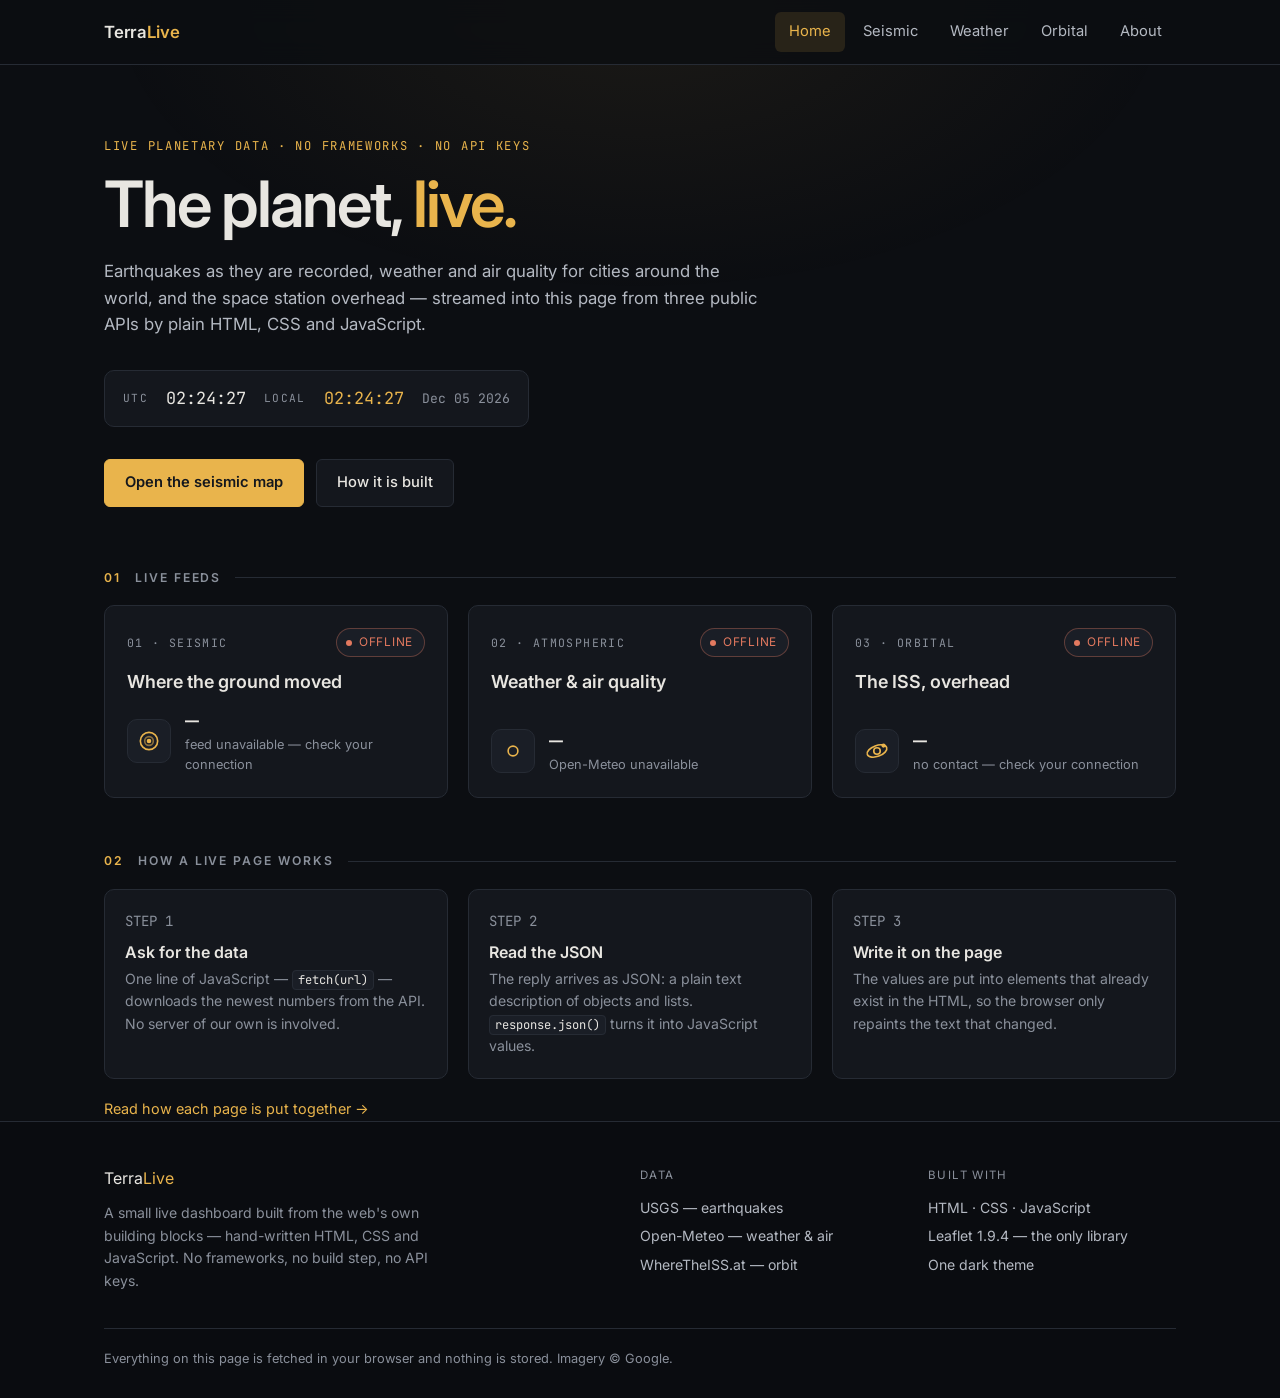
<file: index.html>
<!DOCTYPE html>
<!-- =========================================================
     TerraLive — index.html  (Home)

     The landing page. It shows a clock and three live
     summaries, each fetched from a public API by home.js.
     ========================================================= -->
<html lang="en">
<head>
  <meta charset="UTF-8" />
  <meta name="viewport" content="width=device-width, initial-scale=1.0" />
  <meta name="description" content="TerraLive — earthquakes, weather and the International Space Station, live in your browser with plain HTML, CSS and JavaScript." />
  <meta name="theme-color" content="#0C0E12" />
  <title>TerraLive — live planetary data</title>

  <!-- The little circle in the browser tab. -->
  <link rel="icon" href="data:image/svg+xml,%3Csvg xmlns='http://www.w3.org/2000/svg' viewBox='0 0 32 32'%3E%3Ccircle cx='16' cy='16' r='13' fill='none' stroke='%23E9B44C' stroke-width='2'/%3E%3Ccircle cx='16' cy='16' r='5' fill='%23E9B44C'/%3E%3C/svg%3E" />

  <!-- Type. If the fonts can't load, the browser falls back
       to the system font — the layout still holds. -->
  <link rel="preconnect" href="https://fonts.googleapis.com" />
  <link rel="preconnect" href="https://fonts.gstatic.com" crossorigin />
  <link href="https://fonts.googleapis.com/css2?family=Inter:wght@400;500;600&family=JetBrains+Mono:wght@400;500&display=swap" rel="stylesheet" />

  <link rel="stylesheet" href="style.css" />
</head>

<body>

  <header class="site-header">
    <nav class="navbar container" aria-label="Main navigation">
      <a class="brand" href="index.html">Terra<span>Live</span></a>

      <button class="nav-toggle" id="nav-toggle" aria-label="Open menu"
              aria-expanded="false" aria-controls="nav-links">
        <span></span><span></span><span></span>
      </button>

      <ul class="nav-links" id="nav-links">
        <li><a href="index.html" class="active" aria-current="page">Home</a></li>
        <li><a href="earthquakes.html">Seismic</a></li>
        <li><a href="weather.html">Weather</a></li>
        <li><a href="iss.html">Orbital</a></li>
        <li><a href="about.html">About</a></li>
      </ul>
    </nav>
  </header>

  <main class="container">

    <noscript>
      <p class="noscript">This dashboard loads its data with JavaScript. Please switch JavaScript on to use it.</p>
    </noscript>

    <!-- ============ HERO ============ -->
    <section class="hero">
      <p class="eyebrow">Live planetary data · no frameworks · no API keys</p>
      <h1 class="hero-title">The planet, <span>live.</span></h1>
      <p class="hero-text">
        Earthquakes as they are recorded, weather and air quality for cities
        around the world, and the space station overhead — streamed into this
        page from three public APIs by plain HTML, CSS and JavaScript.
      </p>

      <!-- A clock running in two time zones, updated once a second -->
      <div class="clock" aria-label="Current time">
        <span class="clock-label">UTC</span>
        <span class="clock-value" id="clock-utc">--:--:--</span>
        <span class="clock-label">Local</span>
        <span class="clock-value local" id="clock-local">--:--:--</span>
        <span class="clock-date" id="clock-date">—</span>
      </div>

      <div class="hero-actions">
        <a class="btn btn-primary" href="earthquakes.html">Open the seismic map</a>
        <a class="btn" href="about.html">How it is built</a>
      </div>
    </section>

    <!-- ============ THE THREE LIVE FEEDS ============ -->
    <h2 class="section-label"><span class="num">01</span> Live feeds</h2>

    <section class="feed-grid" aria-label="Live feeds">

      <!-- 1. Earthquakes (live summary of the M2.5+ feed) -->
      <a class="feed-card" href="earthquakes.html">
        <div class="feed-top">
          <span class="feed-no">01 · Seismic</span>
          <span class="pill is-loading" id="pill-quakes">loading</span>
        </div>
        <h3 class="feed-title">Where the ground moved</h3>
        <div class="feed-row">
          <span class="feed-icon">
            <svg viewBox="0 0 24 24" fill="none" stroke="currentColor" stroke-width="1.5">
              <circle cx="12" cy="12" r="8" /><circle cx="12" cy="12" r="4" opacity="0.55" />
              <circle cx="12" cy="12" r="1.4" fill="currentColor" />
            </svg>
          </span>
          <div>
            <div class="feed-value" id="home-quakes">—</div>
            <div class="feed-note" id="home-quakes-note">fetching the USGS feed…</div>
          </div>
        </div>
      </a>

      <!-- 2. Weather (Manama, the city at the top of cities.js) -->
      <a class="feed-card" href="weather.html">
        <div class="feed-top">
          <span class="feed-no">02 · Atmospheric</span>
          <span class="pill is-loading" id="pill-weather">loading</span>
        </div>
        <h3 class="feed-title">Weather &amp; air quality</h3>
        <div class="feed-row">
          <span class="feed-icon" id="home-weather-icon">
            <svg viewBox="0 0 24 24" fill="none" stroke="currentColor" stroke-width="1.5">
              <circle cx="12" cy="12" r="4.5" />
            </svg>
          </span>
          <div>
            <div class="feed-value" id="home-weather">—</div>
            <div class="feed-note" id="home-weather-note">fetching Open-Meteo…</div>
          </div>
        </div>
      </a>

      <!-- 3. The space station -->
      <a class="feed-card" href="iss.html">
        <div class="feed-top">
          <span class="feed-no">03 · Orbital</span>
          <span class="pill is-loading" id="pill-iss">loading</span>
        </div>
        <h3 class="feed-title">The ISS, overhead</h3>
        <div class="feed-row">
          <span class="feed-icon">
            <svg viewBox="0 0 24 24" fill="none" stroke="currentColor" stroke-width="1.5">
              <ellipse cx="12" cy="12" rx="9.5" ry="5" transform="rotate(-20 12 12)" />
              <circle cx="12" cy="12" r="3" /><circle cx="18" cy="7" r="1.2" fill="currentColor" />
            </svg>
          </span>
          <div>
            <div class="feed-value" id="home-iss">—</div>
            <div class="feed-note" id="home-iss-note">acquiring a fix…</div>
          </div>
        </div>
      </a>
    </section>

    <!-- The strongest earthquake of the day, filled in by home.js -->
    <aside class="callout" id="home-callout" hidden>
      <span class="callout-mag" id="callout-mag">M —</span>
      <span class="callout-body">
        <b class="callout-place" id="callout-place">—</b>
        <span class="callout-meta" id="callout-meta">strongest event in the last 24 hours</span>
      </span>
      <a class="btn btn-small" href="earthquakes.html">See it on the map</a>
    </aside>

    <!-- ============ HOW IT WORKS ============ -->
    <h2 class="section-label"><span class="num">02</span> How a live page works</h2>

    <section class="steps">
      <div class="step">
        <p class="step-num">STEP 1</p>
        <h3>Ask for the data</h3>
        <p>One line of JavaScript — <code>fetch(url)</code> — downloads the newest
           numbers from the API. No server of our own is involved.</p>
      </div>
      <div class="step">
        <p class="step-num">STEP 2</p>
        <h3>Read the JSON</h3>
        <p>The reply arrives as JSON: a plain text description of objects and
           lists. <code>response.json()</code> turns it into JavaScript values.</p>
      </div>
      <div class="step">
        <p class="step-num">STEP 3</p>
        <h3>Write it on the page</h3>
        <p>The values are put into elements that already exist in the HTML, so
           the browser only repaints the text that changed.</p>
      </div>
    </section>

    <a class="text-link" href="about.html">Read how each page is put together →</a>

  </main>

  <footer class="site-footer">
    <div class="container">
      <div class="footer-grid">
        <div>
          <p class="footer-title">Terra<span>Live</span></p>
          <p class="footer-blurb">
            A small live dashboard built from the web's own building blocks —
            hand-written HTML, CSS and JavaScript. No frameworks, no build
            step, no API keys.
          </p>
        </div>
        <div>
          <p class="footer-heading">Data</p>
          <ul class="footer-list">
            <li>USGS — earthquakes</li>
            <li>Open-Meteo — weather &amp; air</li>
            <li>WhereTheISS.at — orbit</li>
          </ul>
        </div>
        <div>
          <p class="footer-heading">Built with</p>
          <ul class="footer-list">
            <li>HTML · CSS · JavaScript</li>
            <li>Leaflet 1.9.4 — the only library</li>
            <li>One dark theme</li>
          </ul>
        </div>
      </div>
      <p class="footer-bottom">
        Everything on this page is fetched in your browser and nothing is
        stored. Imagery © Google.
      </p>
    </div>
  </footer>

  <!-- cities.js holds the city list (only the weather page really
       needs it, but the home card shows Manama from it too). -->
  <script src="cities.js"></script>
  <script src="common.js"></script>
  <script src="home.js"></script>
</body>
</html>
</file>
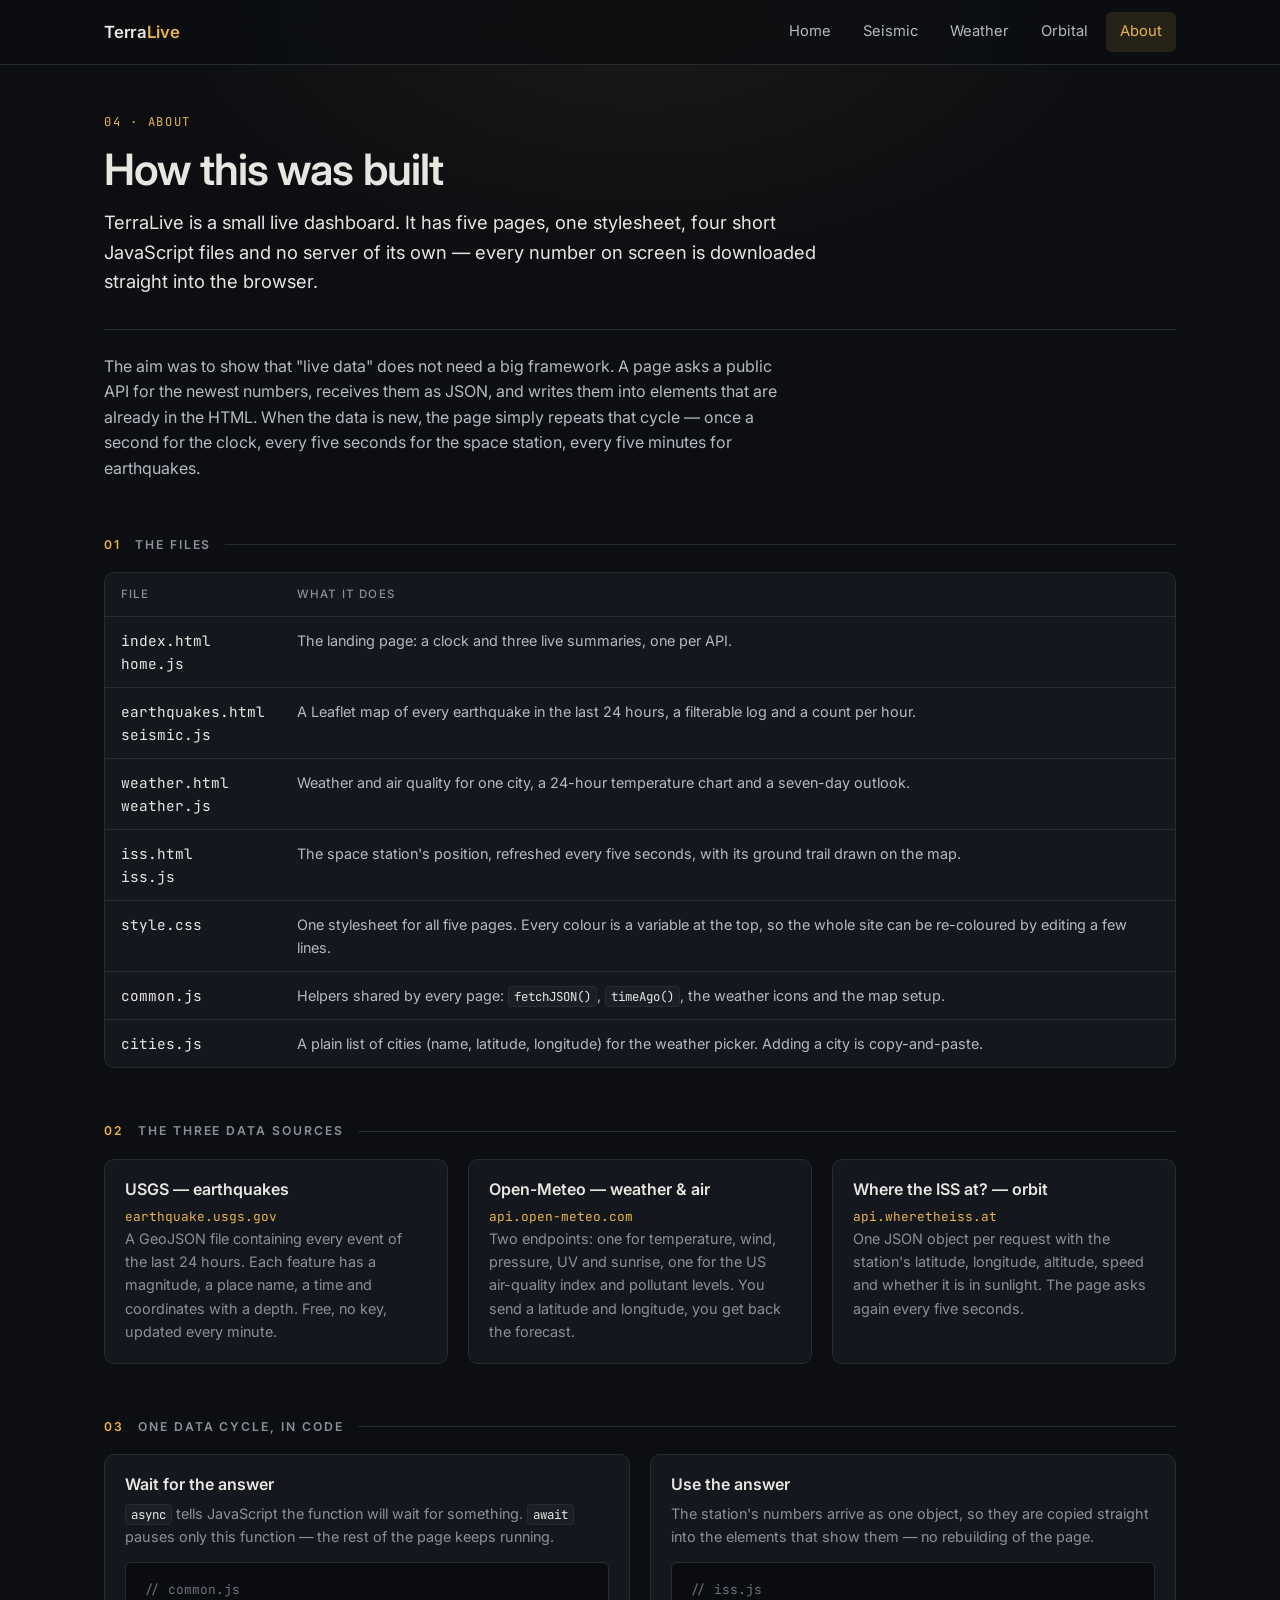
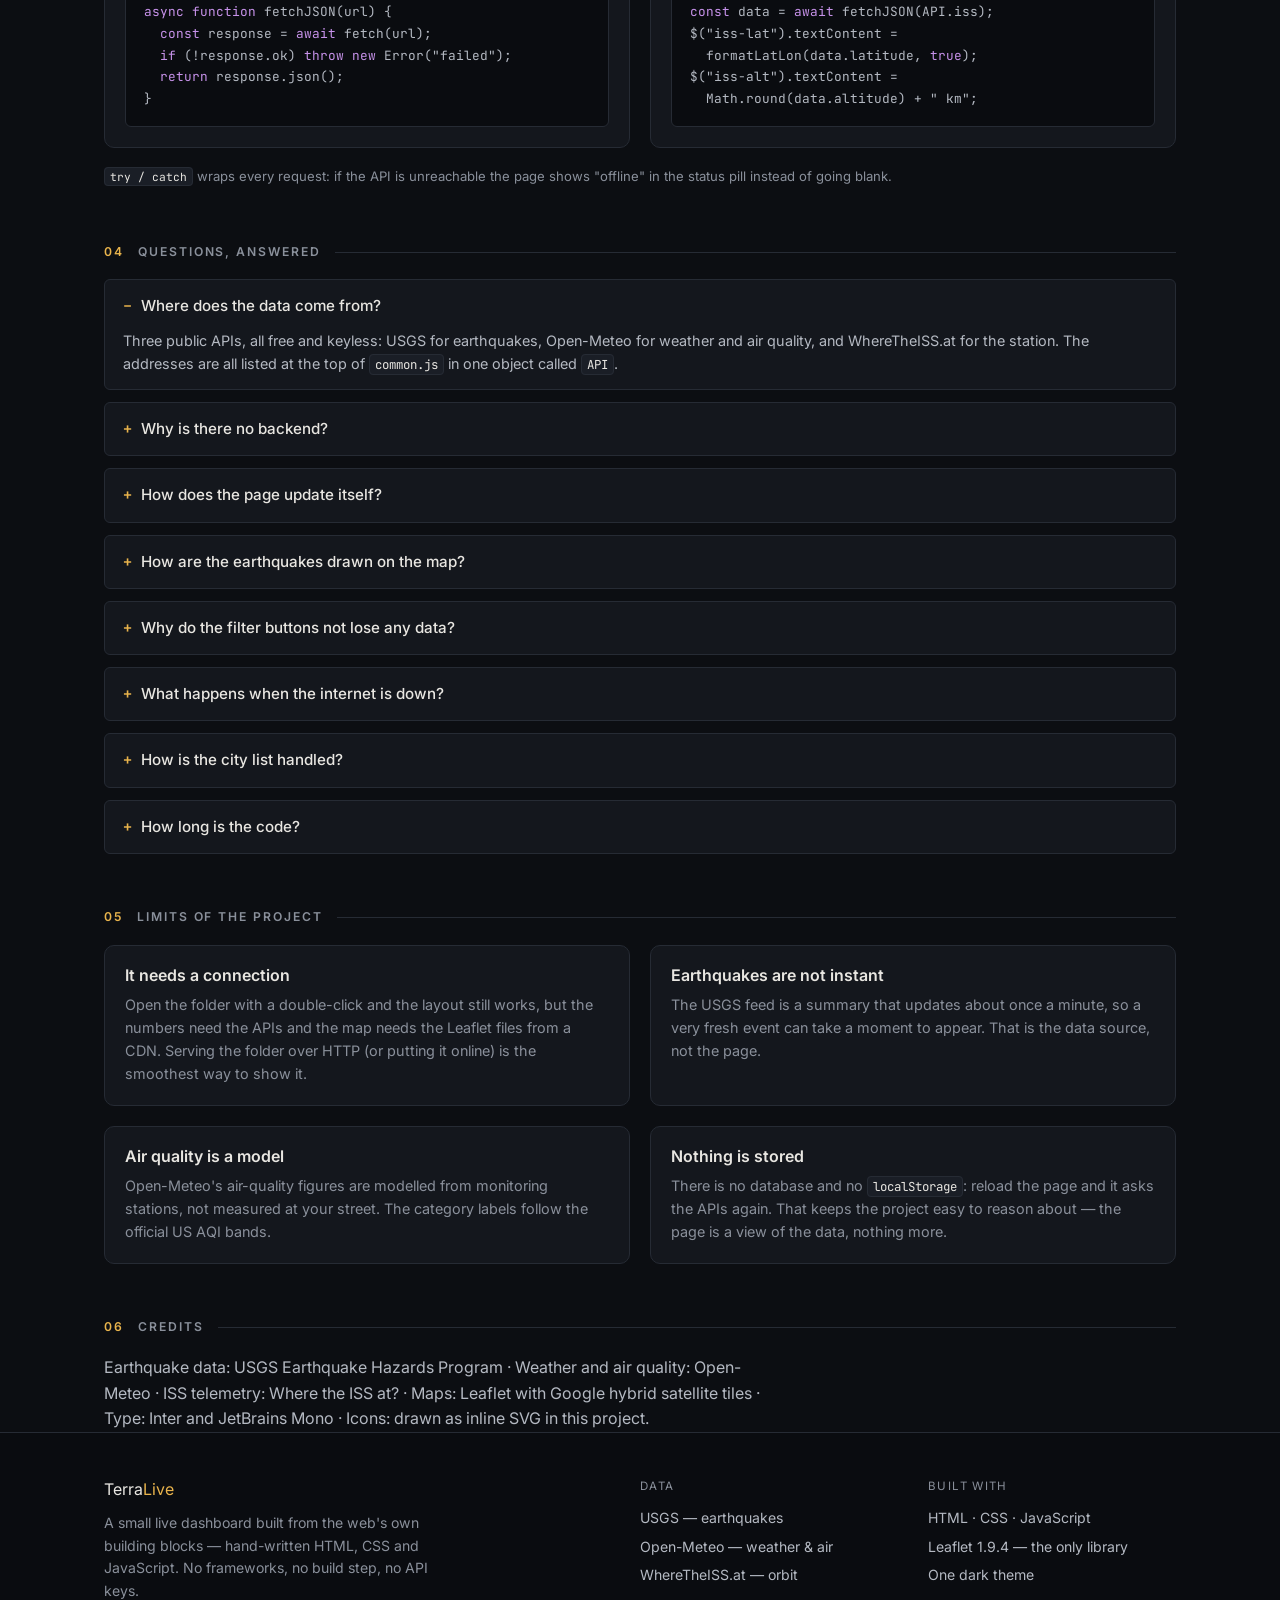
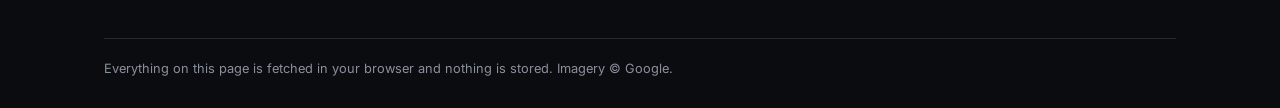
<file: about.html>
<!DOCTYPE html>
<!-- =========================================================
     TerraLive — about.html

     The written part of the project: what each file does,
     which APIs are used, how a live page works, and short
     answers to the questions a tutor is likely to ask.
     ========================================================= -->
<html lang="en">
<head>
  <meta charset="UTF-8" />
  <meta name="viewport" content="width=device-width, initial-scale=1.0" />
  <meta name="description" content="How TerraLive is built: five pages, three public APIs, plain HTML, CSS and JavaScript." />
  <meta name="theme-color" content="#0C0E12" />
  <title>TerraLive — About the project</title>

  <link rel="icon" href="data:image/svg+xml,%3Csvg xmlns='http://www.w3.org/2000/svg' viewBox='0 0 32 32'%3E%3Ccircle cx='16' cy='16' r='13' fill='none' stroke='%23E9B44C' stroke-width='2'/%3E%3Ccircle cx='16' cy='16' r='5' fill='%23E9B44C'/%3E%3C/svg%3E" />

  <link rel="preconnect" href="https://fonts.googleapis.com" />
  <link rel="preconnect" href="https://fonts.gstatic.com" crossorigin />
  <link href="https://fonts.googleapis.com/css2?family=Inter:wght@400;500;600&family=JetBrains+Mono:wght@400;500&display=swap" rel="stylesheet" />
  <link rel="stylesheet" href="style.css" />
</head>

<body>

  <header class="site-header">
    <nav class="navbar container" aria-label="Main navigation">
      <a class="brand" href="index.html">Terra<span>Live</span></a>
      <button class="nav-toggle" id="nav-toggle" aria-label="Open menu"
              aria-expanded="false" aria-controls="nav-links">
        <span></span><span></span><span></span>
      </button>
      <ul class="nav-links" id="nav-links">
        <li><a href="index.html">Home</a></li>
        <li><a href="earthquakes.html">Seismic</a></li>
        <li><a href="weather.html">Weather</a></li>
        <li><a href="iss.html">Orbital</a></li>
        <li><a href="about.html" class="active" aria-current="page">About</a></li>
      </ul>
    </nav>
  </header>

  <main class="container">

    <!-- ============ INTRO ============ -->
    <section class="page-head">
      <div>
        <p class="eyebrow">04 · About</p>
        <h1 class="page-title">How this was built</h1>
        <p class="lede">
          TerraLive is a small live dashboard. It has five pages, one
          stylesheet, four short JavaScript files and no server of its own —
          every number on screen is downloaded straight into the browser.
        </p>
      </div>
    </section>

    <p class="prose" style="margin-top:24px">
      The aim was to show that "live data" does not need a big framework. A page
      asks a public API for the newest numbers, receives them as JSON, and writes
      them into elements that are already in the HTML. When the data is new, the
      page simply repeats that cycle — once a second for the clock, every five
      seconds for the space station, every five minutes for earthquakes.
    </p>

    <!-- ============ 01 · THE FILES ============ -->
    <h2 class="section-label"><span class="num">01</span> The files</h2>

    <section class="panel">
      <table class="table">
        <thead>
          <tr><th>File</th><th>What it does</th></tr>
        </thead>
        <tbody>
          <tr><td>index.html<br />home.js</td>
              <td>The landing page: a clock and three live summaries, one per API.</td></tr>
          <tr><td>earthquakes.html<br />seismic.js</td>
              <td>A Leaflet map of every earthquake in the last 24 hours, a filterable
                  log and a count per hour.</td></tr>
          <tr><td>weather.html<br />weather.js</td>
              <td>Weather and air quality for one city, a 24-hour temperature chart and
                  a seven-day outlook.</td></tr>
          <tr><td>iss.html<br />iss.js</td>
              <td>The space station's position, refreshed every five seconds, with its
                  ground trail drawn on the map.</td></tr>
          <tr><td>style.css</td>
              <td>One stylesheet for all five pages. Every colour is a variable at
                  the top, so the whole site can be re-coloured by editing a few lines.</td></tr>
          <tr><td>common.js</td>
              <td>Helpers shared by every page: <code>fetchJSON()</code>,
                  <code>timeAgo()</code>, the weather icons and the map setup.</td></tr>
          <tr><td>cities.js</td>
              <td>A plain list of cities (name, latitude, longitude) for the weather
                  picker. Adding a city is copy-and-paste.</td></tr>
        </tbody>
      </table>
    </section>

    <!-- ============ 02 · THE THREE APIS ============ -->
    <h2 class="section-label"><span class="num">02</span> The three data sources</h2>

    <section class="cards-3">
      <div class="card">
        <h3>USGS — earthquakes</h3>
        <p class="mono">earthquake.usgs.gov</p>
        <p>
          A GeoJSON file containing every event of the last 24 hours. Each
          feature has a magnitude, a place name, a time and coordinates with a
          depth. Free, no key, updated every minute.
        </p>
      </div>
      <div class="card">
        <h3>Open-Meteo — weather &amp; air</h3>
        <p class="mono">api.open-meteo.com</p>
        <p>
          Two endpoints: one for temperature, wind, pressure, UV and sunrise,
          one for the US air-quality index and pollutant levels. You send a
          latitude and longitude, you get back the forecast.
        </p>
      </div>
      <div class="card">
        <h3>Where the ISS at? — orbit</h3>
        <p class="mono">api.wheretheiss.at</p>
        <p>
          One JSON object per request with the station's latitude, longitude,
          altitude, speed and whether it is in sunlight. The page asks again
          every five seconds.
        </p>
      </div>
    </section>

    <!-- ============ 03 · ONE DATA CYCLE ============ -->
    <h2 class="section-label"><span class="num">03</span> One data cycle, in code</h2>

    <section class="cards-2">
      <div class="card">
        <h3>Wait for the answer</h3>
        <p style="margin-bottom:14px">
          <code>async</code> tells JavaScript the function will wait for
          something. <code>await</code> pauses only this function — the rest of
          the page keeps running.
        </p>
<pre class="code-block"><span class="c">// common.js</span>
<span class="k">async function</span> fetchJSON(url) {
  <span class="k">const</span> response = <span class="k">await</span> fetch(url);
  <span class="k">if</span> (!response.ok) <span class="k">throw new</span> Error("failed");
  <span class="k">return</span> response.json();
}</pre>
      </div>

      <div class="card">
        <h3>Use the answer</h3>
        <p style="margin-bottom:14px">
          The station's numbers arrive as one object, so they are copied
          straight into the elements that show them — no rebuilding of the page.
        </p>
<pre class="code-block"><span class="c">// iss.js</span>
<span class="k">const</span> data = <span class="k">await</span> fetchJSON(API.iss);
$("iss-lat").textContent =
  formatLatLon(data.latitude, <span class="k">true</span>);
$("iss-alt").textContent =
  Math.round(data.altitude) + " km";</pre>
      </div>
    </section>

    <p class="note">
      <code>try / catch</code> wraps every request: if the API is unreachable the
      page shows "offline" in the status pill instead of going blank.
    </p>

    <!-- ============ 04 · QUESTIONS ============ -->
    <h2 class="section-label"><span class="num">04</span> Questions, answered</h2>

    <section class="faq">
      <details open>
        <summary>Where does the data come from?</summary>
        <p>
          Three public APIs, all free and keyless: USGS for earthquakes,
          Open-Meteo for weather and air quality, and WhereTheISS.at for the
          station. The addresses are all listed at the top of
          <code>common.js</code> in one object called <code>API</code>.
        </p>
      </details>
      <details>
        <summary>Why is there no backend?</summary>
        <p>
          Because these APIs send the header
          <code>Access-Control-Allow-Origin</code>, which allows a browser to
          call them directly. So the browser is the client <em>and</em> the
          thing that draws the page — no PHP, Node or database is involved.
        </p>
      </details>
      <details>
        <summary>How does the page update itself?</summary>
        <p>
          Two timers. <code>setInterval(tick, 1000)</code> redraws the clock
          once a second, and <code>setInterval(fetchISS, 5000)</code> asks for a
          new position every five seconds. The earthquake feed is reloaded every
          five minutes. Each tick replaces text, not the whole page — which is
          why nothing flickers.
        </p>
      </details>
      <details>
        <summary>How are the earthquakes drawn on the map?</summary>
        <p>
          Leaflet is the only library used. For each event we create a
          <code>L.circleMarker</code> at its coordinates. Its radius comes from
          the magnitude and its colour from the same number, so the strongest
          events are the biggest and brightest.
        </p>
      </details>
      <details>
        <summary>Why do the filter buttons not lose any data?</summary>
        <p>
          The full list is stored once in the <code>quakes</code> array.
          Filtering uses <code>.filter()</code> and sorting uses
          <code>.sort()</code>, both of which return a <em>new</em> array. The
          original list is never touched, so pressing "ALL" brings everything
          back instantly without another download.
        </p>
      </details>
      <details>
        <summary>What happens when the internet is down?</summary>
        <p>
          Every request sits inside <code>try / catch</code>. If it fails, the
          status pill turns red and says "offline", the weather page shows a red
          banner, and in the worst case the map area says that the map library has to come
          from a CDN. Nothing white-screens.
        </p>
      </details>
      <details>
        <summary>How is the city list handled?</summary>
        <p>
          <code>cities.js</code> holds about 280 places as plain objects. The
          search box is an <code>&lt;input list="city-options"&gt;</code>
          connected to a <code>&lt;datalist&gt;</code>: the browser itself
          provides the matching drop-down, so the JavaScript only has to find the
          chosen name in the array and fetch that city's weather.
        </p>
      </details>
      <details>
        <summary>How long is the code?</summary>
        <p>
          Roughly 1,200 lines of CSS and 1,000 lines of JavaScript, comments
          included. The longest single function is under 30 lines, and every
          file starts with a note saying what it is for.
        </p>
      </details>
    </section>

    <!-- ============ 05 · LIMITS ============ -->
    <h2 class="section-label"><span class="num">05</span> Limits of the project</h2>

    <section class="cards-2">
      <div class="card">
        <h3>It needs a connection</h3>
        <p>
          Open the folder with a double-click and the layout still works, but
          the numbers need the APIs and the map needs the Leaflet files from a
          CDN. Serving the folder over HTTP (or putting it online) is the
          smoothest way to show it.
        </p>
      </div>
      <div class="card">
        <h3>Earthquakes are not instant</h3>
        <p>
          The USGS feed is a summary that updates about once a minute, so a very
          fresh event can take a moment to appear. That is the data source, not
          the page.
        </p>
      </div>
      <div class="card">
        <h3>Air quality is a model</h3>
        <p>
          Open-Meteo's air-quality figures are modelled from monitoring stations,
          not measured at your street. The category labels follow the official US
          AQI bands.
        </p>
      </div>
      <div class="card">
        <h3>Nothing is stored</h3>
        <p>
          There is no database and no <code>localStorage</code>: reload the page
          and it asks the APIs again. That keeps the project easy to reason about
          — the page is a view of the data, nothing more.
        </p>
      </div>
    </section>

    <!-- ============ CREDITS ============ -->
    <h2 class="section-label"><span class="num">06</span> Credits</h2>

    <p class="prose">
      Earthquake data: USGS Earthquake Hazards Program · Weather and air quality:
      Open-Meteo · ISS telemetry: Where the ISS at? · Maps: Leaflet with Google
      hybrid satellite tiles · Type: Inter and
      JetBrains Mono · Icons: drawn as inline SVG in this project.
    </p>

  </main>

  <footer class="site-footer">
    <div class="container">
      <div class="footer-grid">
        <div>
          <p class="footer-title">Terra<span>Live</span></p>
          <p class="footer-blurb">
            A small live dashboard built from the web's own building blocks —
            hand-written HTML, CSS and JavaScript. No frameworks, no build
            step, no API keys.
          </p>
        </div>
        <div>
          <p class="footer-heading">Data</p>
          <ul class="footer-list">
            <li>USGS — earthquakes</li>
            <li>Open-Meteo — weather &amp; air</li>
            <li>WhereTheISS.at — orbit</li>
          </ul>
        </div>
        <div>
          <p class="footer-heading">Built with</p>
          <ul class="footer-list">
            <li>HTML · CSS · JavaScript</li>
            <li>Leaflet 1.9.4 — the only library</li>
            <li>One dark theme</li>
          </ul>
        </div>
      </div>
      <p class="footer-bottom">
        Everything on this page is fetched in your browser and nothing is
        stored. Imagery © Google.
      </p>
    </div>
  </footer>

  <script src="common.js"></script>
</body>
</html>
</file>
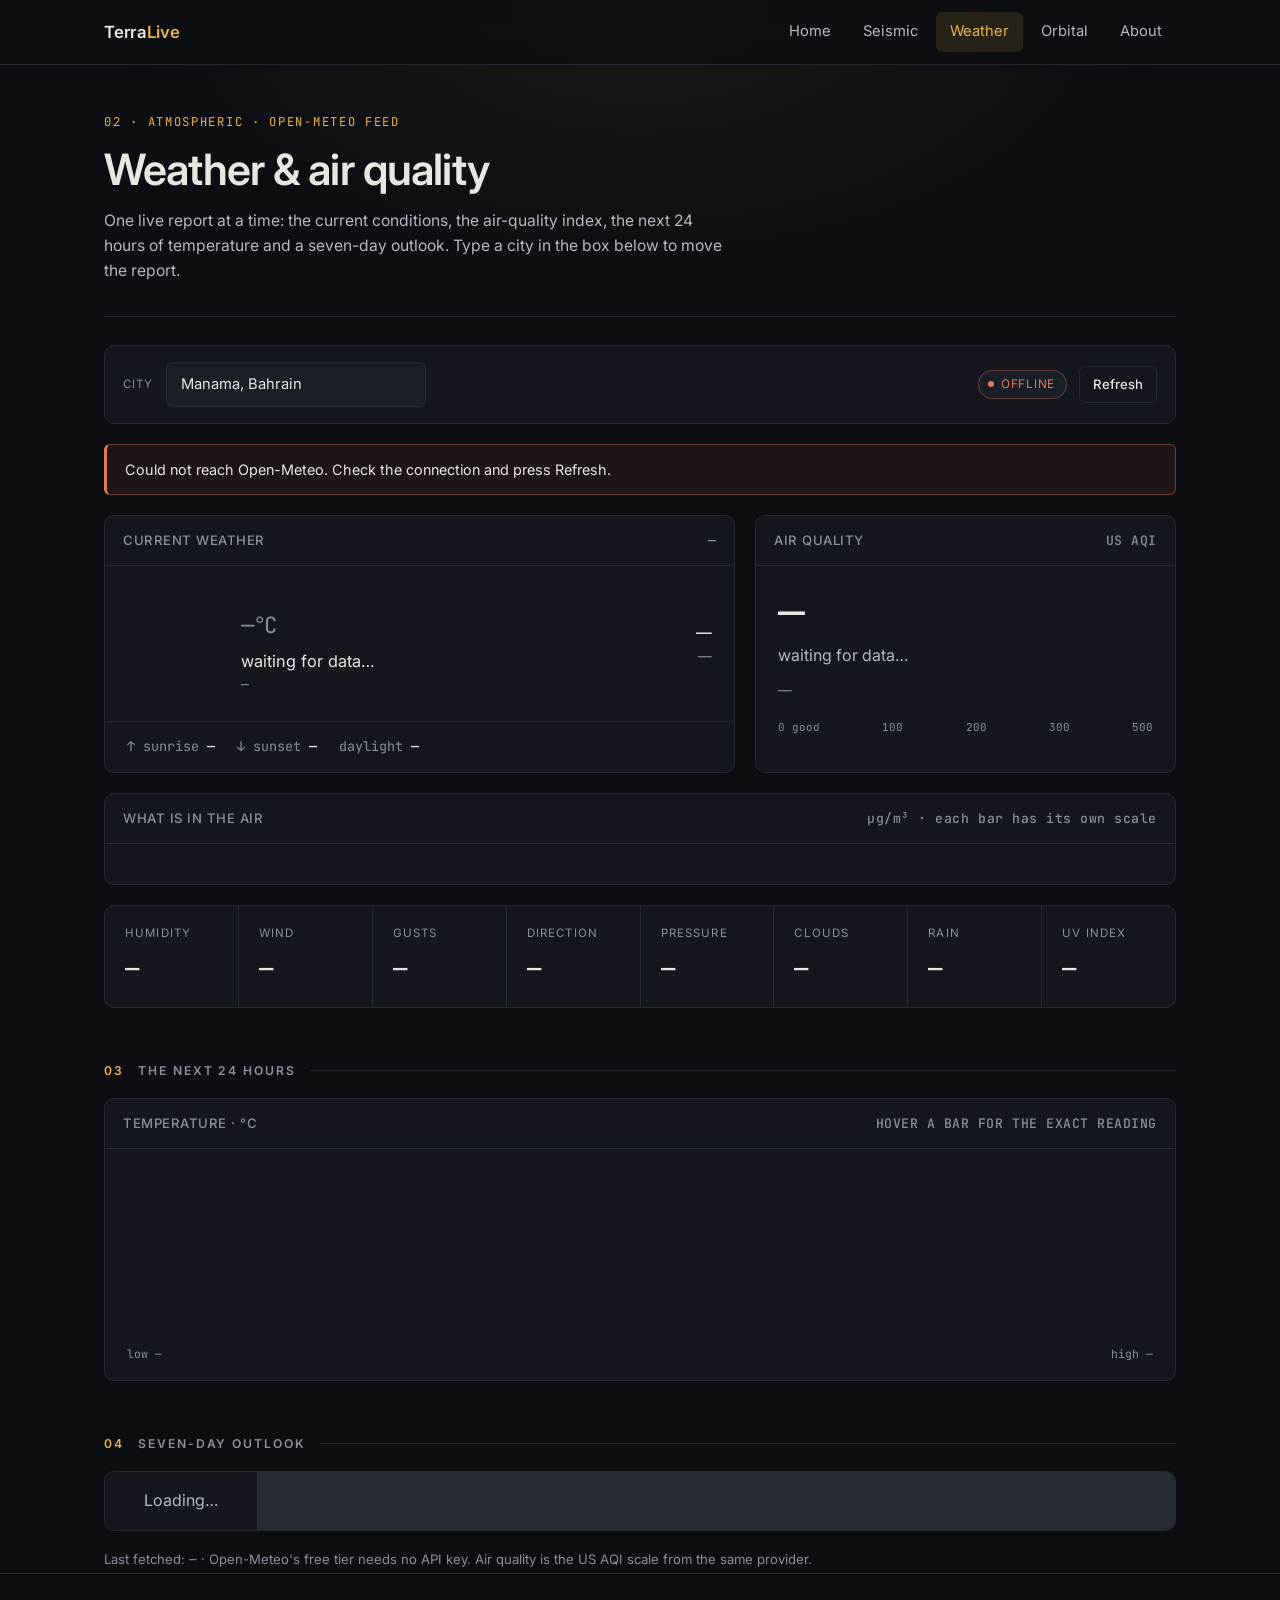
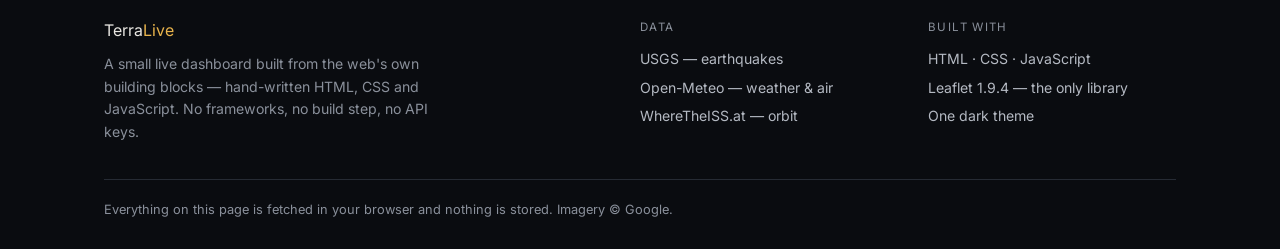
<file: weather.html>
<!DOCTYPE html>
<!-- =========================================================
     TerraLive — weather.html  (Atmospheric)

     Current weather, air quality, a 24-hour temperature
     chart and a seven-day outlook for one city.
     Data: Open-Meteo (free, no key). Code: weather.js
     ========================================================= -->
<html lang="en">
<head>
  <meta charset="UTF-8" />
  <meta name="viewport" content="width=device-width, initial-scale=1.0" />
  <meta name="description" content="Live weather, air quality, a 24-hour chart and a seven-day outlook for cities worldwide, powered by the Open-Meteo API." />
  <meta name="theme-color" content="#0C0E12" />
  <title>TerraLive — Weather &amp; air quality</title>

  <link rel="icon" href="data:image/svg+xml,%3Csvg xmlns='http://www.w3.org/2000/svg' viewBox='0 0 32 32'%3E%3Ccircle cx='16' cy='16' r='13' fill='none' stroke='%23E9B44C' stroke-width='2'/%3E%3Ccircle cx='16' cy='16' r='5' fill='%23E9B44C'/%3E%3C/svg%3E" />

  <link rel="preconnect" href="https://fonts.googleapis.com" />
  <link rel="preconnect" href="https://fonts.gstatic.com" crossorigin />
  <link href="https://fonts.googleapis.com/css2?family=Inter:wght@400;500;600&family=JetBrains+Mono:wght@400;500&display=swap" rel="stylesheet" />
  <link rel="stylesheet" href="style.css" />
</head>

<body>

  <header class="site-header">
    <nav class="navbar container" aria-label="Main navigation">
      <a class="brand" href="index.html">Terra<span>Live</span></a>
      <button class="nav-toggle" id="nav-toggle" aria-label="Open menu"
              aria-expanded="false" aria-controls="nav-links">
        <span></span><span></span><span></span>
      </button>
      <ul class="nav-links" id="nav-links">
        <li><a href="index.html">Home</a></li>
        <li><a href="earthquakes.html">Seismic</a></li>
        <li><a href="weather.html" class="active" aria-current="page">Weather</a></li>
        <li><a href="iss.html">Orbital</a></li>
        <li><a href="about.html">About</a></li>
      </ul>
    </nav>
  </header>

  <main class="container">

    <noscript>
      <p class="noscript">This dashboard loads its data with JavaScript. Please switch JavaScript on to use it.</p>
    </noscript>

    <!-- ============ PAGE HEADER ============ -->
    <section class="page-head">
      <div>
        <p class="eyebrow">02 · Atmospheric · Open-Meteo feed</p>
        <h1 class="page-title">Weather &amp; air quality</h1>
        <p class="page-sub">
          One live report at a time: the current conditions, the air-quality
          index, the next 24 hours of temperature and a seven-day outlook.
          Type a city in the box below to move the report.
        </p>
      </div>
    </section>

    <!-- ============ CITY PICKER ============ -->
    <section class="toolbar" aria-label="City picker">
      <div class="city-field">
        <label for="city-search" class="stat-label" style="margin:0">City</label>

        <!-- A normal search box plus a <datalist>: the browser shows the
             matching city names as a drop-down, so no extra code is
             needed for the menu itself. weather.js fills the list in. -->
        <input type="search" id="city-search" list="city-options"
               placeholder="Search cities…" autocomplete="off" spellcheck="false" />
        <datalist id="city-options"></datalist>
      </div>

      <div class="toolbar-actions">
        <span class="pill is-loading" id="weather-pill">loading</span>
        <button class="btn btn-small" id="refresh-button">Refresh</button>
      </div>
    </section>

    <div class="banner" id="weather-banner" hidden>
      Could not reach Open-Meteo. Check the connection and press Refresh.
    </div>

    <!-- ============ CURRENT WEATHER + AIR QUALITY ============ -->
    <section class="weather-grid" aria-label="Current weather and air quality">

      <!-- LEFT: current conditions -->
      <div class="panel">
        <div class="panel-head">
          <span>Current weather</span>
          <span class="mono dim" id="observed-at">—</span>
        </div>

        <div class="current">
          <div class="current-icon" id="weather-icon"></div>
          <div>
            <div class="current-temp"><span id="temperature">—</span><span>°C</span></div>
            <div class="current-desc" id="sky">waiting for data…</div>
            <div class="current-feels" id="feels-like">—</div>
          </div>
          <div class="current-place">
            <b id="place">—</b>
            <span id="place-note">—</span>
          </div>
        </div>

        <div class="sun-strip" id="sun-strip">
          <span>↑ sunrise <b id="sunrise">—</b></span>
          <span>↓ sunset <b id="sunset">—</b></span>
          <span>daylight <b id="daylight">—</b></span>
        </div>

      </div>

      <!-- RIGHT: air quality -->
      <div class="panel">
        <div class="panel-head">
          <span>Air quality</span>
          <span class="mono dim">US AQI</span>
        </div>

        <div class="aqi-main">
          <div class="aqi-value" id="aqi">—</div>
          <div class="aqi-category" id="aqi-category">waiting for data…</div>
          <p class="aqi-advice" id="aqi-advice">—</p>
        </div>

        <!-- The official 0–500 scale with a marker on today's reading. -->
        <div class="aqi-scale" id="aqi-scale" hidden>
          <div class="aqi-marker" id="aqi-marker"></div>
        </div>
        <div class="aqi-scale-labels">
          <span>0 good</span><span>100</span><span>200</span><span>300</span><span>500</span>
        </div>
      </div>
    </section>

    <!-- ============ WHAT IS IN THE AIR ============ -->
    <section class="panel" aria-label="Pollutants" style="margin-top:20px">
      <div class="panel-head">
        <span>What is in the air</span>
        <span class="mono dim" style="text-transform:none">µg/m³ · each bar has its own scale</span>
      </div>
      <!-- The bars are written by weather.js -->
      <div class="pollutants" id="pollutants"></div>
    </section>

    <!-- ============ THE EIGHT MEASUREMENTS ============ -->
    <section class="stat-grid eight" aria-label="Measurements" style="margin-top:20px">
      <div class="stat-cell">
        <div class="stat-label">Humidity</div>
        <div class="stat-value" id="humidity">—</div>
      </div>
      <div class="stat-cell">
        <div class="stat-label">Wind</div>
        <div class="stat-value" id="wind">—</div>
      </div>
      <div class="stat-cell">
        <div class="stat-label">Gusts</div>
        <div class="stat-value" id="gusts">—</div>
      </div>
      <div class="stat-cell">
        <div class="stat-label">Direction</div>
        <div class="stat-value" id="wind-direction">—</div>
      </div>
      <div class="stat-cell">
        <div class="stat-label">Pressure</div>
        <div class="stat-value" id="pressure">—</div>
      </div>
      <div class="stat-cell">
        <div class="stat-label">Clouds</div>
        <div class="stat-value" id="clouds">—</div>
      </div>
      <div class="stat-cell">
        <div class="stat-label">Rain</div>
        <div class="stat-value" id="rain">—</div>
      </div>
      <div class="stat-cell">
        <div class="stat-label">UV index</div>
        <div class="stat-value" id="uv">—</div>
      </div>
    </section>

    <!-- ============ 24 HOUR TEMPERATURE CHART ============ -->
    <h2 class="section-label"><span class="num">03</span> The next 24 hours</h2>

    <section class="panel" aria-label="Hourly temperature">
      <div class="panel-head">
        <span>Temperature · °C</span>
        <span class="mono dim">hover a bar for the exact reading</span>
      </div>
      <div class="temp-chart" id="temp-chart"></div>
      <div class="temp-axis">
        <span id="chart-low">low —</span>
        <span id="chart-high">high —</span>
      </div>
    </section>

    <!-- ============ SEVEN DAY OUTLOOK ============ -->
    <h2 class="section-label"><span class="num">04</span> Seven-day outlook</h2>

    <section class="panel" aria-label="Seven day outlook">
      <div class="daily-strip" id="daily-strip">
        <div class="day-card">Loading…</div>
      </div>
    </section>

    <p class="note">
      Last fetched: <span class="mono" id="weather-updated">—</span> ·
      Open-Meteo's free tier needs no API key. Air quality is the US AQI
      scale from the same provider.
    </p>

  </main>

  <footer class="site-footer">
    <div class="container">
      <div class="footer-grid">
        <div>
          <p class="footer-title">Terra<span>Live</span></p>
          <p class="footer-blurb">
            A small live dashboard built from the web's own building blocks —
            hand-written HTML, CSS and JavaScript. No frameworks, no build
            step, no API keys.
          </p>
        </div>
        <div>
          <p class="footer-heading">Data</p>
          <ul class="footer-list">
            <li>USGS — earthquakes</li>
            <li>Open-Meteo — weather &amp; air</li>
            <li>WhereTheISS.at — orbit</li>
          </ul>
        </div>
        <div>
          <p class="footer-heading">Built with</p>
          <ul class="footer-list">
            <li>HTML · CSS · JavaScript</li>
            <li>Leaflet 1.9.4 — the only library</li>
            <li>One dark theme</li>
          </ul>
        </div>
      </div>
      <p class="footer-bottom">
        Everything on this page is fetched in your browser and nothing is
        stored. Imagery © Google.
      </p>
    </div>
  </footer>

  <!-- cities.js must load before weather.js, which reads CITIES. -->
  <script src="cities.js"></script>
  <script src="common.js"></script>
  <script src="weather.js"></script>
</body>
</html>
</file>
<file: style.css>
/* =========================================================
   TerraLive — style.css
   ONE stylesheet, ONE theme (dark), shared by all five pages.

   CONTENTS
   1.  Colours & fonts          (the design tokens)
   2.  Reset & page basics
   3.  Header & navigation
   4.  Reusable pieces          (buttons, cards, stats, labels)
   5.  Home page
   6.  Seismic page
   7.  Weather page
   8.  Orbital page
   9.  About page
   10. Leaflet map overrides
   11. Small screens
   ========================================================= */


/* ---------- 1. COLOURS & FONTS --------------------------- */
/* Every colour lives here. Change a value once and it
   changes everywhere it is used. */
:root {
  --bg:        #0C0E12;   /* page background            */
  --panel:     #14171D;   /* cards and panels           */
  --panel-2:   #1A1E26;   /* inputs, wells, hover states */
  --line:      #262B34;   /* borders                    */
  --text:      #E8E6E1;   /* headings and values        */
  --text-mid:  #B4B9C2;   /* body copy                  */
  --text-dim:  #8A909B;   /* labels and captions        */

  --accent:      #E9B44C;              /* the one accent colour */
  --accent-soft: rgba(233, 180, 76, 0.12);

  --ok:    #66C08B;
  --warn:  #E6C055;
  --bad:   #E2795F;
  --rain:  #7FB3D5;
  --snow:  #CFE0EE;

  --radius:    10px;
  --radius-sm: 6px;
  --max-width: 1120px;

  --font: "Inter", system-ui, -apple-system, "Segoe UI", Roboto, sans-serif;
  --mono: "JetBrains Mono", ui-monospace, SFMono-Regular, Menlo, Consolas, monospace;
}


/* ---------- 2. RESET & PAGE BASICS ---------------------- */
* { margin: 0; padding: 0; box-sizing: border-box; }

html { scroll-behavior: smooth; }

body {
  background: var(--bg);
  color: var(--text-mid);
  font-family: var(--font);
  font-size: 16px;
  line-height: 1.6;
  -webkit-font-smoothing: antialiased;
}

/* A soft amber glow behind the top of every page. */
body::before {
  content: "";
  position: fixed;
  inset: 0 0 auto 0;
  height: 420px;
  background: radial-gradient(60% 100% at 50% 0%, rgba(233, 180, 76, 0.07), transparent 70%);
  pointer-events: none;
  z-index: 0;
}

h1, h2, h3, h4 { color: var(--text); font-weight: 600; line-height: 1.2; }

a { color: var(--accent); text-decoration: none; }
a:hover { color: #f3c874; }

img, svg { display: block; max-width: 100%; }

code {
  font-family: var(--mono);
  font-size: 0.86em;
  color: var(--text);
  background: var(--panel-2);
  border: 1px solid var(--line);
  border-radius: 4px;
  padding: 1px 5px;
}

.mono { font-family: var(--mono); }

/* The hidden attribute must beat any display rule below. */
[hidden] { display: none !important; }
.dim  { color: var(--text-dim); }
.nowrap { white-space: nowrap; }
.sr-only {
  position: absolute; width: 1px; height: 1px;
  overflow: hidden; clip: rect(0 0 0 0); white-space: nowrap;
}

/* The centred column every page sits in. */
.container {
  width: 100%;
  max-width: var(--max-width);
  margin: 0 auto;
  padding: 0 24px;
}

main { position: relative; z-index: 1; padding-bottom: 80px; }

/* Focus ring for keyboard users. */
:focus-visible {
  outline: 2px solid var(--accent);
  outline-offset: 3px;
  border-radius: 4px;
}

/* Banner shown if JavaScript is switched off. */
.noscript {
  margin: 24px 0;
  padding: 14px 18px;
  border: 1px solid var(--bad);
  border-radius: var(--radius-sm);
  background: rgba(226, 121, 95, 0.1);
  color: var(--text);
}


/* ---------- 3. HEADER & NAVIGATION ---------------------- */
.site-header {
  position: sticky;
  top: 0;
  z-index: 500;
  background: rgba(12, 14, 18, 0.82);
  backdrop-filter: blur(12px);
  border-bottom: 1px solid var(--line);
}

.navbar {
  display: flex;
  align-items: center;
  justify-content: space-between;
  gap: 24px;
  height: 64px;
}

.brand {
  font-size: 1.05rem;
  font-weight: 600;
  letter-spacing: -0.01em;
  color: var(--text);
}
.brand span { color: var(--accent); }

.nav-links {
  display: flex;
  align-items: center;
  gap: 4px;
  list-style: none;
}

.nav-links a {
  display: block;
  padding: 8px 14px;
  border-radius: var(--radius-sm);
  font-size: 0.92rem;
  color: var(--text-mid);
}
.nav-links a:hover { background: var(--panel-2); color: var(--text); }

/* The page you are on. */
.nav-links a.active {
  color: var(--accent);
  background: var(--accent-soft);
}

/* Hamburger — only visible on small screens (see section 11). */
.nav-toggle {
  display: none;
  width: 40px;
  height: 40px;
  padding: 10px;
  background: transparent;
  border: 1px solid var(--line);
  border-radius: var(--radius-sm);
  cursor: pointer;
}
.nav-toggle span {
  display: block;
  height: 2px;
  background: var(--text);
  border-radius: 2px;
}
.nav-toggle span + span { margin-top: 5px; }


/* ---------- 4. REUSABLE PIECES ------------------------- */

/* Buttons ------------------------------------------------- */
.btn {
  display: inline-flex;
  align-items: center;
  gap: 8px;
  padding: 11px 20px;
  border-radius: var(--radius-sm);
  border: 1px solid var(--line);
  background: var(--panel);
  color: var(--text);
  font: inherit;
  font-size: 0.92rem;
  font-weight: 500;
  cursor: pointer;
  transition: border-color 0.18s, background 0.18s, transform 0.18s;
}
.btn:hover { border-color: var(--accent); color: var(--text); }
.btn:active { transform: translateY(1px); }

.btn-primary {
  background: var(--accent);
  border-color: var(--accent);
  color: #14171d;
  font-weight: 600;
}
.btn-primary:hover { background: #f3c874; color: #14171d; }

.btn-small { padding: 7px 13px; font-size: 0.82rem; }

/* Panels / cards ----------------------------------------- */
.panel {
  background: var(--panel);
  border: 1px solid var(--line);
  border-radius: var(--radius);
  overflow: hidden;
}

.panel-head {
  display: flex;
  align-items: center;
  justify-content: space-between;
  gap: 16px;
  padding: 14px 18px;
  border-bottom: 1px solid var(--line);
  font-size: 0.82rem;
  font-weight: 500;
  letter-spacing: 0.04em;
  text-transform: uppercase;
  color: var(--text-dim);
}

/* Status pill: a coloured dot plus a word. */
.pill {
  display: inline-flex;
  align-items: center;
  gap: 7px;
  padding: 4px 11px 4px 9px;
  border-radius: 999px;
  border: 1px solid var(--line);
  background: var(--panel-2);
  font-size: 0.74rem;
  letter-spacing: 0.06em;
  text-transform: uppercase;
  color: var(--text-dim);
  white-space: nowrap;
}
.pill::before {
  content: "";
  width: 6px;
  height: 6px;
  border-radius: 50%;
  background: currentColor;
}
.pill.is-live  { color: var(--ok);     border-color: rgba(102, 192, 139, 0.35); }
.pill.is-loading { color: var(--warn); border-color: rgba(230, 192, 85, 0.35); }
.pill.is-error { color: var(--bad);    border-color: rgba(226, 121, 95, 0.35); }

/* The dot pulses while data is on its way. */
.pill.is-loading::before { animation: blink 1.1s ease-in-out infinite; }
@keyframes blink { 50% { opacity: 0.25; } }

/* Section label: "01 — Live feeds" with a rule. */
.section-label {
  display: flex;
  align-items: center;
  gap: 14px;
  margin: 56px 0 20px;
  font-size: 0.76rem;
  font-weight: 600;
  letter-spacing: 0.16em;
  text-transform: uppercase;
  color: var(--text-dim);
}
.section-label::after {
  content: "";
  flex: 1;
  height: 1px;
  background: var(--line);
}
.section-label .num { color: var(--accent); }

/* Page header used by the four data pages. */
.page-head {
  display: flex;
  flex-wrap: wrap;
  align-items: flex-end;
  justify-content: space-between;
  gap: 24px;
  padding: 48px 0 32px;
  border-bottom: 1px solid var(--line);
}

.eyebrow {
  font-family: var(--mono);
  font-size: 0.76rem;
  letter-spacing: 0.14em;
  text-transform: uppercase;
  color: var(--accent);
  margin-bottom: 12px;
}

.page-title {
  font-size: clamp(1.9rem, 4vw, 2.7rem);
  letter-spacing: -0.02em;
  margin-bottom: 12px;
}

.page-sub {
  max-width: 62ch;
  color: var(--text-mid);
  font-size: 0.98rem;
}

.page-actions {
  display: flex;
  align-items: center;
  gap: 12px;
}

/* Row of big numbers. */
.stat-grid {
  display: grid;
  grid-template-columns: repeat(4, 1fr);
  gap: 1px;
  margin-top: 28px;
  background: var(--line);
  border: 1px solid var(--line);
  border-radius: var(--radius);
  overflow: hidden;
}
.stat-grid.six { grid-template-columns: repeat(6, 1fr); }
.stat-grid.eight { grid-template-columns: repeat(8, 1fr); }

.stat-cell {
  background: var(--panel);
  padding: 18px 20px;
}
.stat-label {
  font-size: 0.72rem;
  letter-spacing: 0.1em;
  text-transform: uppercase;
  color: var(--text-dim);
  margin-bottom: 8px;
}
.stat-value {
  font-family: var(--mono);
  font-size: 1.5rem;
  font-weight: 500;
  color: var(--text);
  letter-spacing: -0.01em;
  white-space: nowrap;
}
/* Six cells side by side have less room, so the numbers are smaller. */
.stat-grid.six .stat-value { font-size: 1.15rem; }
.stat-value.small { font-size: 1rem; }
.stat-sub {
  font-size: 0.8rem;
  color: var(--text-dim);
  margin-top: 4px;
}

/* Footer ------------------------------------------------ */
.site-footer {
  border-top: 1px solid var(--line);
  background: #0A0C10;
  padding: 44px 0 28px;
  position: relative;
  z-index: 1;
}
.footer-grid {
  display: grid;
  grid-template-columns: 2fr 1fr 1fr;
  gap: 40px;
}
.footer-title { font-size: 1rem; color: var(--text); margin-bottom: 10px; }
.footer-title span { color: var(--accent); }
.footer-blurb { font-size: 0.88rem; max-width: 40ch; color: var(--text-dim); }
.footer-heading {
  font-size: 0.72rem;
  letter-spacing: 0.12em;
  text-transform: uppercase;
  color: var(--text-dim);
  margin-bottom: 12px;
}
.footer-list { list-style: none; font-size: 0.88rem; color: var(--text-mid); }
.footer-list li + li { margin-top: 6px; }
.footer-bottom {
  margin-top: 36px;
  padding-top: 20px;
  border-top: 1px solid var(--line);
  font-size: 0.8rem;
  color: var(--text-dim);
}


/* ---------- 5. HOME PAGE ------------------------------- */
.hero { padding: 72px 0 8px; }

.hero-title {
  font-size: clamp(2.4rem, 6vw, 4rem);
  letter-spacing: -0.035em;
  line-height: 1.05;
  margin: 14px 0 20px;
}
.hero-title span { color: var(--accent); }

.hero-text { max-width: 60ch; font-size: 1.05rem; color: var(--text-mid); }

/* UTC + local clock. */
.clock {
  display: flex;
  flex-wrap: wrap;
  align-items: center;
  gap: 10px 18px;
  margin: 32px 0;
  padding: 14px 18px;
  width: fit-content;
  border: 1px solid var(--line);
  border-radius: var(--radius);
  background: var(--panel);
  font-family: var(--mono);
}
.clock-label {
  font-size: 0.7rem;
  letter-spacing: 0.12em;
  text-transform: uppercase;
  color: var(--text-dim);
}
.clock-value { font-size: 1.05rem; color: var(--text); }
.clock-value.local { color: var(--accent); }
.clock-date { font-size: 0.82rem; color: var(--text-dim); }

.hero-actions { display: flex; flex-wrap: wrap; gap: 12px; }

/* Three feed cards. */
.feed-grid {
  display: grid;
  grid-template-columns: repeat(3, 1fr);
  gap: 20px;
}

.feed-card {
  display: flex;
  flex-direction: column;
  gap: 14px;
  padding: 22px;
  background: var(--panel);
  border: 1px solid var(--line);
  border-radius: var(--radius);
  color: var(--text-mid);
  transition: border-color 0.2s, transform 0.2s, background 0.2s;
}
.feed-card:hover {
  border-color: rgba(233, 180, 76, 0.55);
  background: var(--panel-2);
  transform: translateY(-2px);
  color: var(--text-mid);
}

.feed-top {
  display: flex;
  align-items: center;
  justify-content: space-between;
  gap: 12px;
}
.feed-no {
  font-family: var(--mono);
  font-size: 0.72rem;
  letter-spacing: 0.12em;
  text-transform: uppercase;
  color: var(--text-dim);
}
.feed-title { font-size: 1.12rem; }

.feed-row {
  display: flex;
  align-items: center;
  gap: 14px;
  margin-top: auto;
}
.feed-value {
  font-family: var(--mono);
  font-size: 1.45rem;
  color: var(--text);
  line-height: 1.2;
}
.feed-note { font-size: 0.8rem; color: var(--text-dim); }

.feed-icon {
  width: 44px;
  height: 44px;
  flex: none;
  display: grid;
  place-items: center;
  border: 1px solid var(--line);
  border-radius: 10px;
  background: var(--panel-2);
  color: var(--accent);
}
.feed-icon svg { width: 26px; height: 26px; }

/* Strongest earthquake of the day. */
.callout {
  display: flex;
  flex-wrap: wrap;
  align-items: center;
  gap: 18px;
  margin-top: 20px;
  padding: 16px 20px;
  border: 1px solid rgba(233, 180, 76, 0.3);
  border-left: 3px solid var(--accent);
  border-radius: var(--radius);
  background: var(--accent-soft);
}
.callout-mag {
  font-family: var(--mono);
  font-size: 1.2rem;
  color: var(--accent);
}
.callout-body { flex: 1 1 240px; }
.callout-place { display: block; color: var(--text); font-weight: 500; }
.callout-meta { font-size: 0.82rem; color: var(--text-dim); }

/* Home page "how it works" strip. */
.steps {
  display: grid;
  grid-template-columns: repeat(3, 1fr);
  gap: 20px;
}
.step {
  padding: 20px;
  border: 1px solid var(--line);
  border-radius: var(--radius);
  background: var(--panel);
}
.step-num {
  font-family: var(--mono);
  font-size: 0.78rem;
  color: var(--accent);
  margin-bottom: 10px;
}
.step h3 { font-size: 1rem; margin-bottom: 6px; }
.step p { font-size: 0.88rem; color: var(--text-dim); }

.text-link {
  display: inline-flex;
  align-items: center;
  gap: 6px;
  margin-top: 18px;
  font-size: 0.9rem;
}


/* ---------- 6. SEISMIC PAGE ---------------------------- */
.split {
  display: grid;
  grid-template-columns: minmax(0, 1.85fr) minmax(0, 1fr);
  gap: 20px;
  margin-top: 24px;
}

.map {
  height: 560px;
  border: 1px solid var(--line);
  border-radius: var(--radius);
  background: #0A0C10;
  z-index: 0;            /* keeps the map under the sticky header */
}

/* Shown inside a map box if the map library could not load. */
.map-fallback {
  height: 100%;
  display: grid;
  place-content: center;
  gap: 8px;
  text-align: center;
  padding: 30px;
  color: var(--text-dim);
  font-size: 0.9rem;
}

/* Event log panel. */
.log-panel {
  display: flex;
  flex-direction: column;
  background: var(--panel);
  border: 1px solid var(--line);
  border-radius: var(--radius);
  overflow: hidden;
  max-height: 560px;
}

.log-head { padding: 14px 16px; border-bottom: 1px solid var(--line); }
.log-head h2 {
  font-size: 0.82rem;
  letter-spacing: 0.05em;
  text-transform: uppercase;
  color: var(--text-dim);
  margin-bottom: 12px;
}

.chips { display: flex; flex-wrap: wrap; gap: 6px; }

.chip {
  padding: 5px 11px;
  border: 1px solid var(--line);
  border-radius: 999px;
  background: var(--panel-2);
  color: var(--text-dim);
  font: inherit;
  font-size: 0.78rem;
  cursor: pointer;
  transition: 0.16s;
}
.chip:hover { color: var(--text); border-color: var(--text-dim); }
.chip.active {
  background: var(--accent-soft);
  border-color: rgba(233, 180, 76, 0.55);
  color: var(--accent);
}

/* Scrollable list of events. */
.log-list {
  flex: 1;
  overflow-y: auto;
  list-style: none;
  padding: 6px;
}

.quake-row {
  display: flex;
  align-items: baseline;
  gap: 10px;
  width: 100%;
  padding: 9px 10px;
  border: 0;
  border-radius: var(--radius-sm);
  background: transparent;
  color: var(--text-mid);
  font: inherit;
  text-align: left;
  cursor: pointer;
}
.quake-row:hover { background: var(--panel-2); color: var(--text); }

.quake-mag {
  font-family: var(--mono);
  font-size: 0.86rem;
  font-weight: 500;
  width: 44px;
  flex: none;
}
.quake-place {
  flex: 1;
  font-size: 0.86rem;
  overflow: hidden;
  text-overflow: ellipsis;
  white-space: nowrap;
}
.quake-age {
  font-family: var(--mono);
  font-size: 0.74rem;
  color: var(--text-dim);
  flex: none;
}

.log-foot {
  padding: 10px 16px;
  border-top: 1px solid var(--line);
  font-family: var(--mono);
  font-size: 0.76rem;
  color: var(--text-dim);
}

/* Events-per-hour chart. */
.hour-chart {
  display: flex;
  align-items: flex-end;
  gap: 3px;
  height: 120px;
  padding: 22px 20px 8px;
}
.hour-bar {
  flex: 1;
  min-height: 2px;
  background: var(--accent);
  border-radius: 2px 2px 0 0;
  opacity: 0.75;
  transition: opacity 0.15s;
}
.hour-bar:hover { opacity: 1; }
.hour-axis {
  display: flex;
  justify-content: space-between;
  padding: 0 20px 14px;
  font-family: var(--mono);
  font-size: 0.7rem;
  color: var(--text-dim);
}

.note {
  margin-top: 16px;
  line-height: 1.9;
  font-size: 0.82rem;
  color: var(--text-dim);
}


/* ---------- 7. WEATHER PAGE ---------------------------- */
.toolbar {
  display: flex;
  flex-wrap: wrap;
  align-items: center;
  justify-content: space-between;
  gap: 16px;
  margin-top: 28px;
  padding: 16px 18px;
  background: var(--panel);
  border: 1px solid var(--line);
  border-radius: var(--radius);
}

.city-field { display: flex; align-items: center; gap: 12px; }

input[type="search"] {
  width: 260px;
  padding: 10px 14px;
  border: 1px solid var(--line);
  border-radius: var(--radius-sm);
  background: var(--panel-2);
  color: var(--text);
  font: inherit;
  font-size: 0.92rem;
}
input[type="search"]::placeholder { color: var(--text-dim); }
input[type="search"]:focus { outline: none; border-color: var(--accent); }

.toolbar-actions { display: flex; align-items: center; gap: 12px; }

.weather-grid {
  display: grid;
  grid-template-columns: minmax(0, 1.5fr) minmax(0, 1fr);
  gap: 20px;
  margin-top: 20px;
}

/* Both panels stretch to the same height; the current-conditions
   block takes the spare room so nothing looks half-empty. */
.weather-grid > .panel { display: flex; flex-direction: column; }

/* Big current-conditions block. */
.current {
  flex: 1;
  display: flex;
  align-items: center;
  gap: 22px;
  padding: 26px 22px;
}
.current-icon {
  width: 92px;
  height: 92px;
  flex: none;
  color: var(--accent);
}
.current-temp {
  font-family: var(--mono);
  font-size: 3rem;
  color: var(--text);
  line-height: 1;
  letter-spacing: -0.03em;
}
.current-temp span { font-size: 1.4rem; color: var(--text-dim); }
.current-desc { color: var(--text); font-size: 1.02rem; margin-top: 8px; }
.current-feels { font-family: var(--mono); font-size: 0.82rem; color: var(--text-dim); }
.current-place {
  margin-left: auto;
  text-align: right;
  font-size: 0.86rem;
  color: var(--text-dim);
}
.current-place b { display: block; color: var(--text); font-weight: 500; font-size: 0.98rem; }

/* Sunrise / sunset strip. */
.sun-strip {
  display: flex;
  flex-wrap: wrap;
  gap: 22px;
  padding: 14px 22px;
  border-top: 1px solid var(--line);
  font-family: var(--mono);
  font-size: 0.84rem;
  color: var(--text-dim);
}
.sun-strip b { color: var(--text); font-weight: 500; }

/* Air-quality panel. */
.aqi-main { padding: 24px 22px 18px; }
.aqi-value {
  font-family: var(--mono);
  font-size: 2.8rem;
  line-height: 1;
  color: var(--text);
}
.aqi-category { margin-top: 8px; font-size: 1rem; }
.aqi-advice { margin-top: 10px; font-size: 0.86rem; color: var(--text-dim); }

/* 0–500 EPA scale with a marker on today's reading. */
.aqi-scale {
  position: relative;
  height: 10px;
  margin: 20px 22px 8px;
  border-radius: 999px;
  background: linear-gradient(90deg,
    #4CAF7D 0%, #E6C055 25%, #E58E52 45%, #D3574E 65%, #9B4A7A 100%);
}
.aqi-marker {
  position: absolute;
  top: -4px;
  width: 4px;
  height: 18px;
  margin-left: -2px;
  border-radius: 2px;
  background: var(--text);
  box-shadow: 0 0 0 2px var(--panel);
}
.aqi-scale-labels {
  display: flex;
  justify-content: space-between;
  padding: 0 22px 20px;
  font-family: var(--mono);
  font-size: 0.68rem;
  color: var(--text-dim);
}

/* Pollutant bars — six small rows in three columns. */
.pollutants {
  padding: 20px 22px;
  display: grid;
  grid-template-columns: repeat(3, 1fr);
  gap: 14px 30px;
}
.pollutant {
  display: grid;
  grid-template-columns: 70px 1fr 62px;
  align-items: center;
  gap: 10px;
  font-size: 0.82rem;
}
.pollutant-name { color: var(--text-dim); font-family: var(--mono); }
.pollutant-track {
  height: 6px;
  border-radius: 999px;
  background: var(--panel-2);
  overflow: hidden;
}
.pollutant-fill {
  display: block;
  height: 100%;
  border-radius: 999px;
  background: var(--accent);
  opacity: 0.8;
}
.pollutant-value {
  text-align: right;
  font-family: var(--mono);
  color: var(--text);
}

/* 24-hour temperature chart. */
.temp-chart {
  display: flex;
  align-items: flex-end;
  gap: 4px;
  height: 190px;
  padding: 26px 22px 0;
}
.temp-col {
  flex: 1;
  display: flex;
  flex-direction: column;
  justify-content: flex-end;
  align-items: center;
  gap: 6px;
  height: 100%;
}
.temp-bar {
  width: 100%;
  border-radius: 3px 3px 0 0;
  background: linear-gradient(180deg, var(--accent), rgba(233, 180, 76, 0.15));
  min-height: 3px;
}
.temp-bar.night {
  background: linear-gradient(180deg, var(--rain), rgba(127, 179, 213, 0.15));
}
.temp-hour {
  font-family: var(--mono);
  font-size: 0.66rem;
  color: var(--text-dim);
  height: 14px;
  white-space: nowrap;
}
.temp-axis {
  display: flex;
  justify-content: space-between;
  padding: 6px 22px 16px;
  font-family: var(--mono);
  font-size: 0.72rem;
  color: var(--text-dim);
}

/* Seven-day outlook. */
.daily-strip {
  display: grid;
  grid-template-columns: repeat(7, 1fr);
  gap: 1px;
  background: var(--line);
}
.day-card {
  background: var(--panel);
  padding: 16px 10px;
  text-align: center;
}
.day-name {
  font-size: 0.72rem;
  letter-spacing: 0.08em;
  text-transform: uppercase;
  color: var(--text-dim);
  margin-bottom: 10px;
}
.day-icon {
  width: 32px;
  height: 32px;
  margin: 0 auto 10px;
  color: var(--accent);
}
.day-max { font-family: var(--mono); color: var(--text); font-size: 0.95rem; }
.day-min { font-family: var(--mono); color: var(--text-dim); font-size: 0.8rem; }

/* Error banner. */
.banner {
  margin-top: 20px;
  padding: 13px 18px;
  border: 1px solid rgba(226, 121, 95, 0.4);
  border-left: 3px solid var(--bad);
  border-radius: var(--radius-sm);
  background: rgba(226, 121, 95, 0.08);
  color: var(--text);
  font-size: 0.9rem;
}


/* ---------- 8. ORBITAL PAGE ---------------------------- */
.map.tall { height: 520px; margin-top: 24px; }

.controls {
  display: flex;
  flex-wrap: wrap;
  align-items: center;
  justify-content: space-between;
  gap: 18px;
  margin-top: 20px;
  padding: 16px 20px;
  background: var(--panel);
  border: 1px solid var(--line);
  border-radius: var(--radius);
}

.toggle { display: flex; align-items: center; gap: 10px; font-size: 0.9rem; }
.toggle input { width: 17px; height: 17px; accent-color: var(--accent); cursor: pointer; }

/* The ISS marker on the map. */
.iss-marker {
  position: relative;
  width: 20px;
  height: 20px;
  border-radius: 50%;
  background: var(--accent);
  border: 3px solid #14171d;
  box-shadow: 0 0 0 4px rgba(233, 180, 76, 0.4), 0 2px 10px rgba(0, 0, 0, 0.7);
}
.iss-marker::after {
  content: "";
  position: absolute;
  inset: -12px;
  border-radius: 50%;
  border: 1px solid var(--accent);
  animation: ping 2.4s ease-out infinite;
}
@keyframes ping {
  0%   { transform: scale(0.6); opacity: 0.9; }
  100% { transform: scale(1.6); opacity: 0; }
}


/* ---------- 9. ABOUT PAGE ------------------------------ */
.prose { max-width: 68ch; font-size: 1rem; }
.prose p + p { margin-top: 16px; }
.prose h3 { margin: 0 0 8px; font-size: 1.05rem; }

.lede {
  font-size: 1.15rem;
  color: var(--text);
  max-width: 62ch;
  margin-top: 12px;
}

.cards-3 {
  display: grid;
  grid-template-columns: repeat(3, 1fr);
  gap: 20px;
}
.cards-2 {
  display: grid;
  grid-template-columns: repeat(2, 1fr);
  gap: 20px;
}

.card {
  padding: 20px;
  background: var(--panel);
  border: 1px solid var(--line);
  border-radius: var(--radius);
}
.card h3 { font-size: 1rem; margin-bottom: 8px; }
.card p { font-size: 0.9rem; color: var(--text-dim); }
.card .mono { font-size: 0.8rem; color: var(--accent); }

/* Simple data table. */
.table {
  width: 100%;
  border-collapse: collapse;
  font-size: 0.9rem;
}
.table th, .table td {
  text-align: left;
  padding: 12px 16px;
  border-bottom: 1px solid var(--line);
  vertical-align: top;
}
.table th {
  font-size: 0.72rem;
  letter-spacing: 0.1em;
  text-transform: uppercase;
  color: var(--text-dim);
  font-weight: 500;
}
.table td:first-child { font-family: var(--mono); color: var(--text); white-space: nowrap; }
.table tr:last-child td { border-bottom: 0; }

/* Code sample blocks. */
.code-block {
  background: #0A0C10;
  border: 1px solid var(--line);
  border-radius: var(--radius-sm);
  padding: 16px 18px;
  overflow-x: auto;
  font-family: var(--mono);
  font-size: 0.8rem;
  line-height: 1.7;
  color: var(--text-mid);
}
.code-block .c { color: #6B7280; }   /* comment */
.code-block .k { color: #C792EA; }   /* keyword */
.code-block .s { color: #9CDcfe; }   /* string  */

/* Question / answer list for the class presentation. */
.faq { display: grid; gap: 12px; }
.faq details {
  background: var(--panel);
  border: 1px solid var(--line);
  border-radius: var(--radius-sm);
  padding: 14px 18px;
}
.faq summary {
  cursor: pointer;
  color: var(--text);
  font-size: 0.95rem;
  font-weight: 500;
  list-style: none;
}
.faq summary::-webkit-details-marker { display: none; }
.faq summary::before { content: "+ "; color: var(--accent); font-family: var(--mono); }
.faq details[open] summary::before { content: "– "; }
.faq p { margin-top: 10px; font-size: 0.9rem; color: var(--text-mid); }


/* ---------- 10. LEAFLET MAP OVERRIDES ------------------ */
/* Leaflet always draws a white box; these rules make its
   controls and pop-ups match the dark theme. */
.leaflet-container {
  background: #0A0C10;
  font-family: var(--font);
  font-size: 0.85rem;
}

/* The satellite imagery is bright; dimming it a little keeps the
   orange markers and the white place names easy to read, and lets
   the map sit inside the dark page instead of shouting. */
.leaflet-tile-pane {
  filter: brightness(0.82) saturate(0.92);
}
.leaflet-popup-content-wrapper,
.leaflet-popup-tip {
  background: var(--panel);
  color: var(--text-mid);
  border: 1px solid var(--line);
  box-shadow: 0 12px 30px rgba(0, 0, 0, 0.5);
}
.leaflet-popup-content { margin: 14px 16px; }
.popup-title {
  color: var(--text);
  font-family: var(--mono);
  font-size: 1rem;
  margin-bottom: 6px;
}
.popup-place { color: var(--text); margin-bottom: 8px; }
.popup-line {
  font-family: var(--mono);
  font-size: 0.76rem;
  color: var(--text-dim);
}
.popup-line b { color: var(--text-mid); font-weight: 500; }
.leaflet-popup-close-button { color: var(--text-dim) !important; }
.leaflet-control-zoom a {
  background: var(--panel) !important;
  color: var(--text) !important;
  border-color: var(--line) !important;
}
.leaflet-control-attribution {
  background: rgba(10, 12, 16, 0.82) !important;
  color: var(--text-dim) !important;
}
.leaflet-control-attribution a { color: var(--text-mid) !important; }


/* ---------- 11. SMALL SCREENS -------------------------- */
@media (max-width: 900px) {
  .feed-grid, .steps, .cards-3 { grid-template-columns: 1fr; }
  .cards-2 { grid-template-columns: 1fr; }
  .split, .weather-grid { grid-template-columns: 1fr; }
  .stat-grid, .stat-grid.six, .stat-grid.eight { grid-template-columns: repeat(2, 1fr); }
  .stat-grid.eight .stat-value { font-size: 1.1rem; }
  .daily-strip { grid-template-columns: repeat(4, 1fr); }
  .pollutants { grid-template-columns: repeat(2, 1fr); }
  .log-panel { max-height: 460px; }
  .footer-grid { grid-template-columns: 1fr 1fr; }
}

@media (max-width: 720px) {
  .container { padding: 0 16px; }

  /* The nav becomes a drop-down panel behind the hamburger. */
  .nav-toggle { display: block; }
  .nav-links {
    position: absolute;
    top: 64px;
    left: 0;
    right: 0;
    flex-direction: column;
    align-items: stretch;
    gap: 2px;
    padding: 10px 16px 16px;
    background: #0E1116;
    border-bottom: 1px solid var(--line);
    display: none;
  }
  .nav-links.open { display: flex; }
  .nav-links a { padding: 12px; }

  .hero { padding: 44px 0 0; }
  .page-head { padding: 32px 0 24px; }
  .clock { width: 100%; }
  .map, .map.tall { height: 380px; }
  .current { flex-wrap: wrap; }
  .current-place { margin-left: 0; text-align: left; flex-basis: 100%; }
  .temp-chart { height: 150px; gap: 2px; }
  .daily-strip { grid-template-columns: repeat(2, 1fr); }
  .pollutants { grid-template-columns: 1fr; }
  .stat-value { font-size: 1.25rem; }
  .city-field { width: 100%; }
  input[type="search"] { width: 100%; }
  .footer-grid { grid-template-columns: 1fr; gap: 28px; }
}

/* Respect visitors who prefer less movement. */
@media (prefers-reduced-motion: reduce) {
  * { animation: none !important; transition: none !important; }
}
</file>
